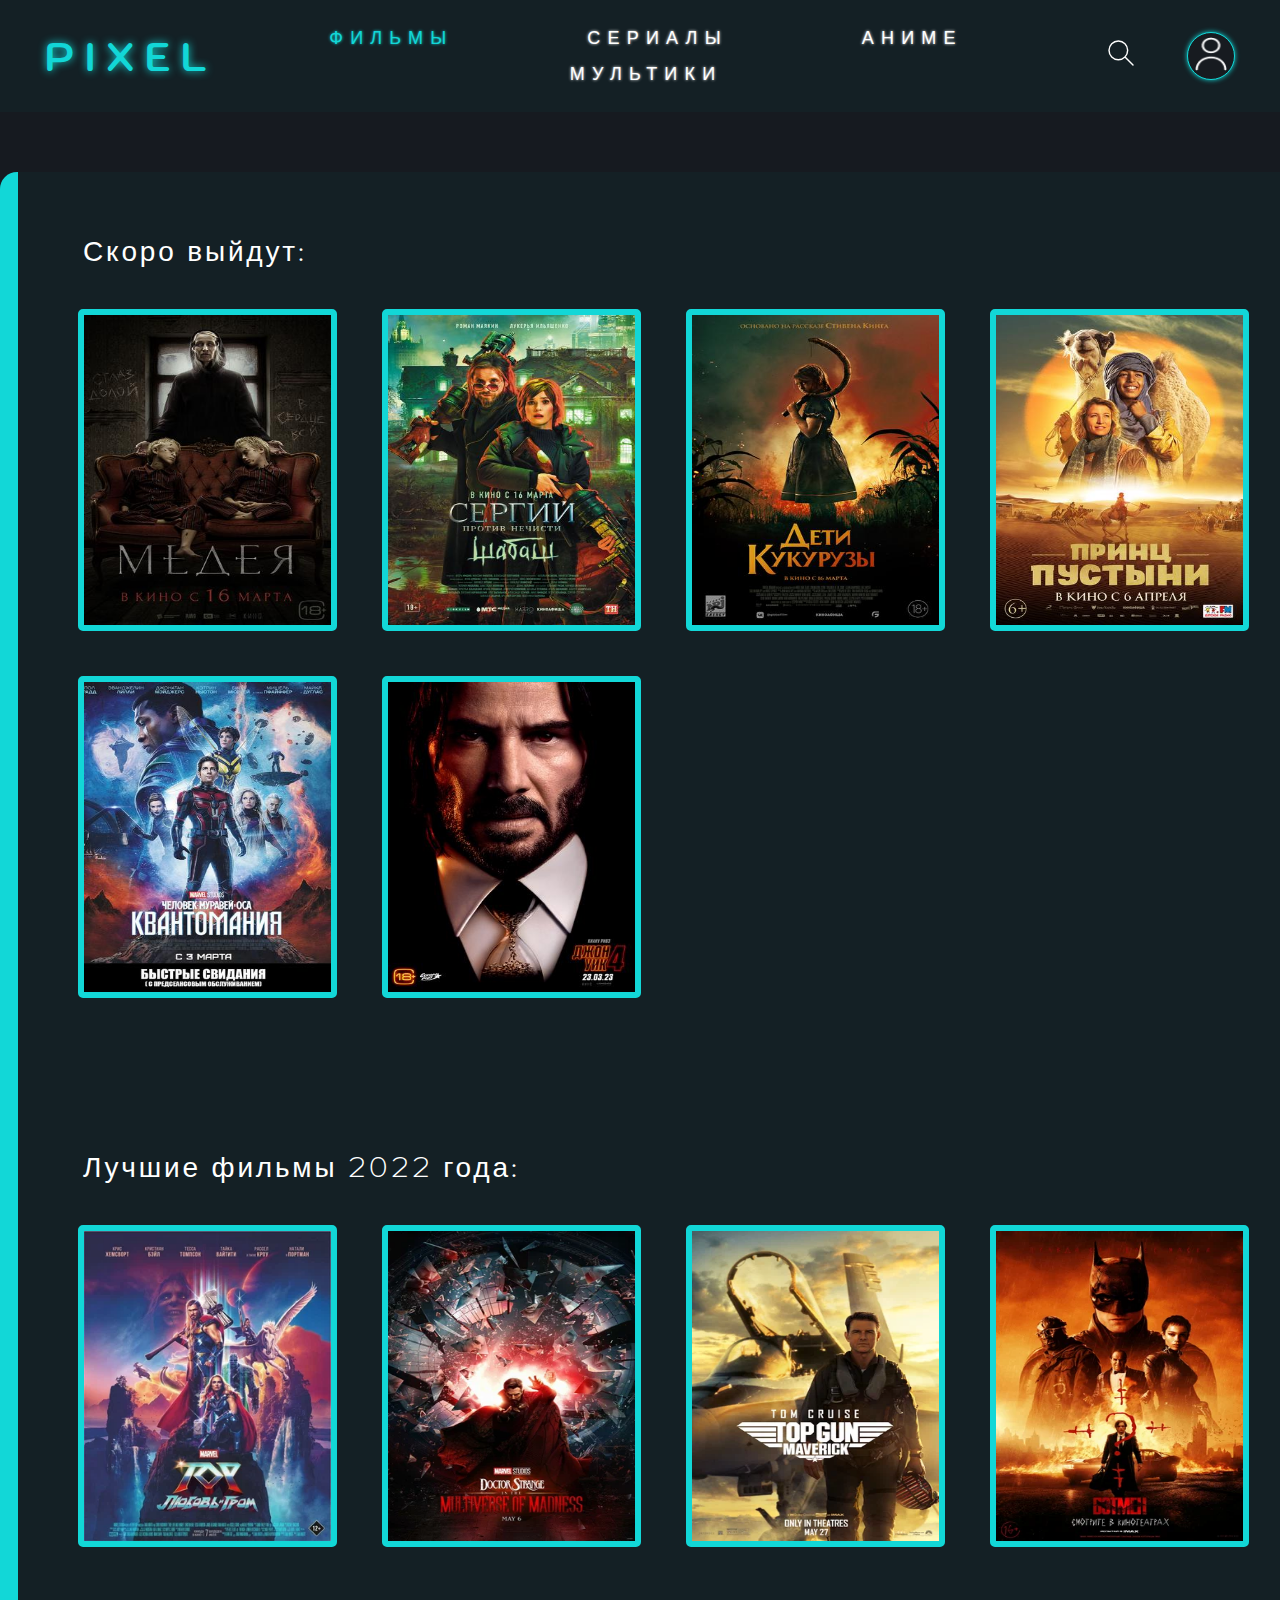
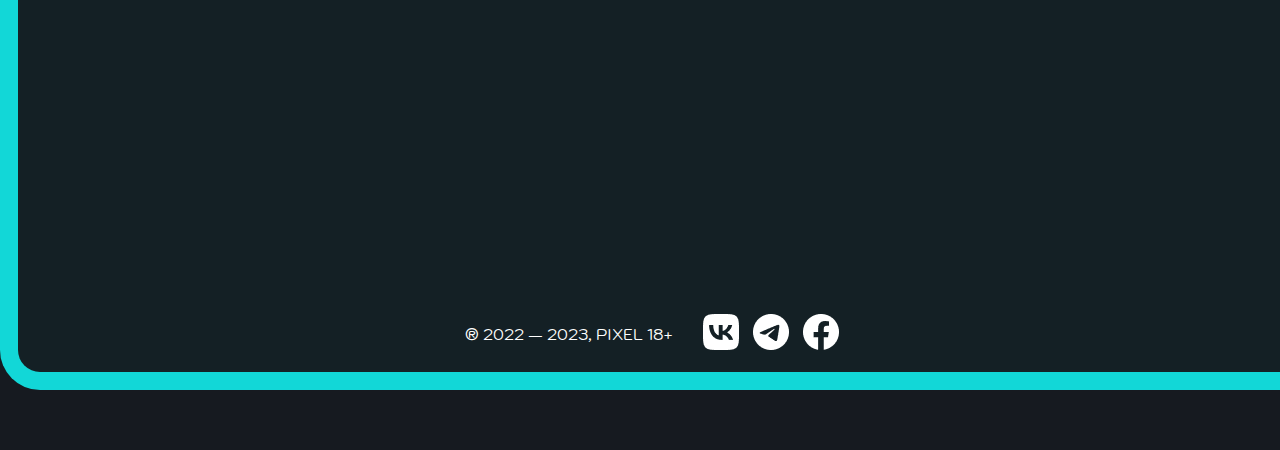
<file: index.html>
<!DOCTYPE html>
<html lang="en">
<head>
    <meta charset="UTF-8">
    <meta http-equiv="X-UA-Compatible" content="IE=edge">
    <meta name="viewport" content="width=device-width, initial-scale=1.0">
    <link rel="stylesheet" href="style.css">
    <title>PIXEL</title>
</head>
<body>
    <header>
        <div class="logo">
            <a href="index.html"><h1 class="logo_h1">pixel</h1></a>
        </div>
        <div class="navigation">
            <nav>
                <a href="index.html" class="film_index">Фильмы</a>
                <a href="TVSeries.html">Сериалы</a>
                <a href="anime.html">Аниме</a>
                <a href="cartoon.html">Мультики</a>
            </nav>
        </div>
        <div class="login_and_search">
            <a href="#"><img src="img/icon/Search_Magnifying_Glass.svg" alt=""></a>
            <div class="login"><a href="login.html"><img src="img/icon/Vector.png" alt=""></a></div>
        </div>
    </header>
    <main>
        <div class="main_content">
            <div class="first-container">
                <h2>Скоро выйдут:</h2>
                <div class="cards">
                    <div class="card"><img src="img/film/1.jpg" alt=""></div>
                    <div class="card"><img src="img/film/2.jpg" alt=""></div>
                    <div class="card"><img src="img/film/3.jpg" alt=""></div>
                    <div class="card"><img src="img/film/4.jpg" alt=""></div>
                    <div class="card"><img src="img/film/5.jpg" alt=""></div>
                    <div class="card"><img src="img/film/6.jpg" alt=""></div>
                </div>
            </div>
            <div class="second-container">
                <h2>Лучшие фильмы 2022 года:</h2>
                <div class="cards">
                    <div class="card"><img src="img/film/1.1.jpg" alt=""></div>
                    <div class="card"><img src="img/film/1.2.jpg" alt=""></div>
                    <div class="card"><img src="img/film/1.3.jpg" alt=""></div>
                    <div class="card"><img src="img/film/1.4.jpg" alt=""></div>
                </div>
            </div>
            <footer class="footer">
                <p>&#174; 2022 — 2023,   PIXEL   18+</p>
                <div class="footer_icon">
                    <a href="#"><img src="img/icon/VK - Dark.png" alt=""></a>
                    <a href="#"><img src="img/icon/Telegram - Dark.png" alt=""></a>
                    <a href="#"><img src="img/icon/Facebook - Dark.png" alt=""></a>
                </div>
            </footer>
        </div>

    </main>
</body>
</html>
</file>
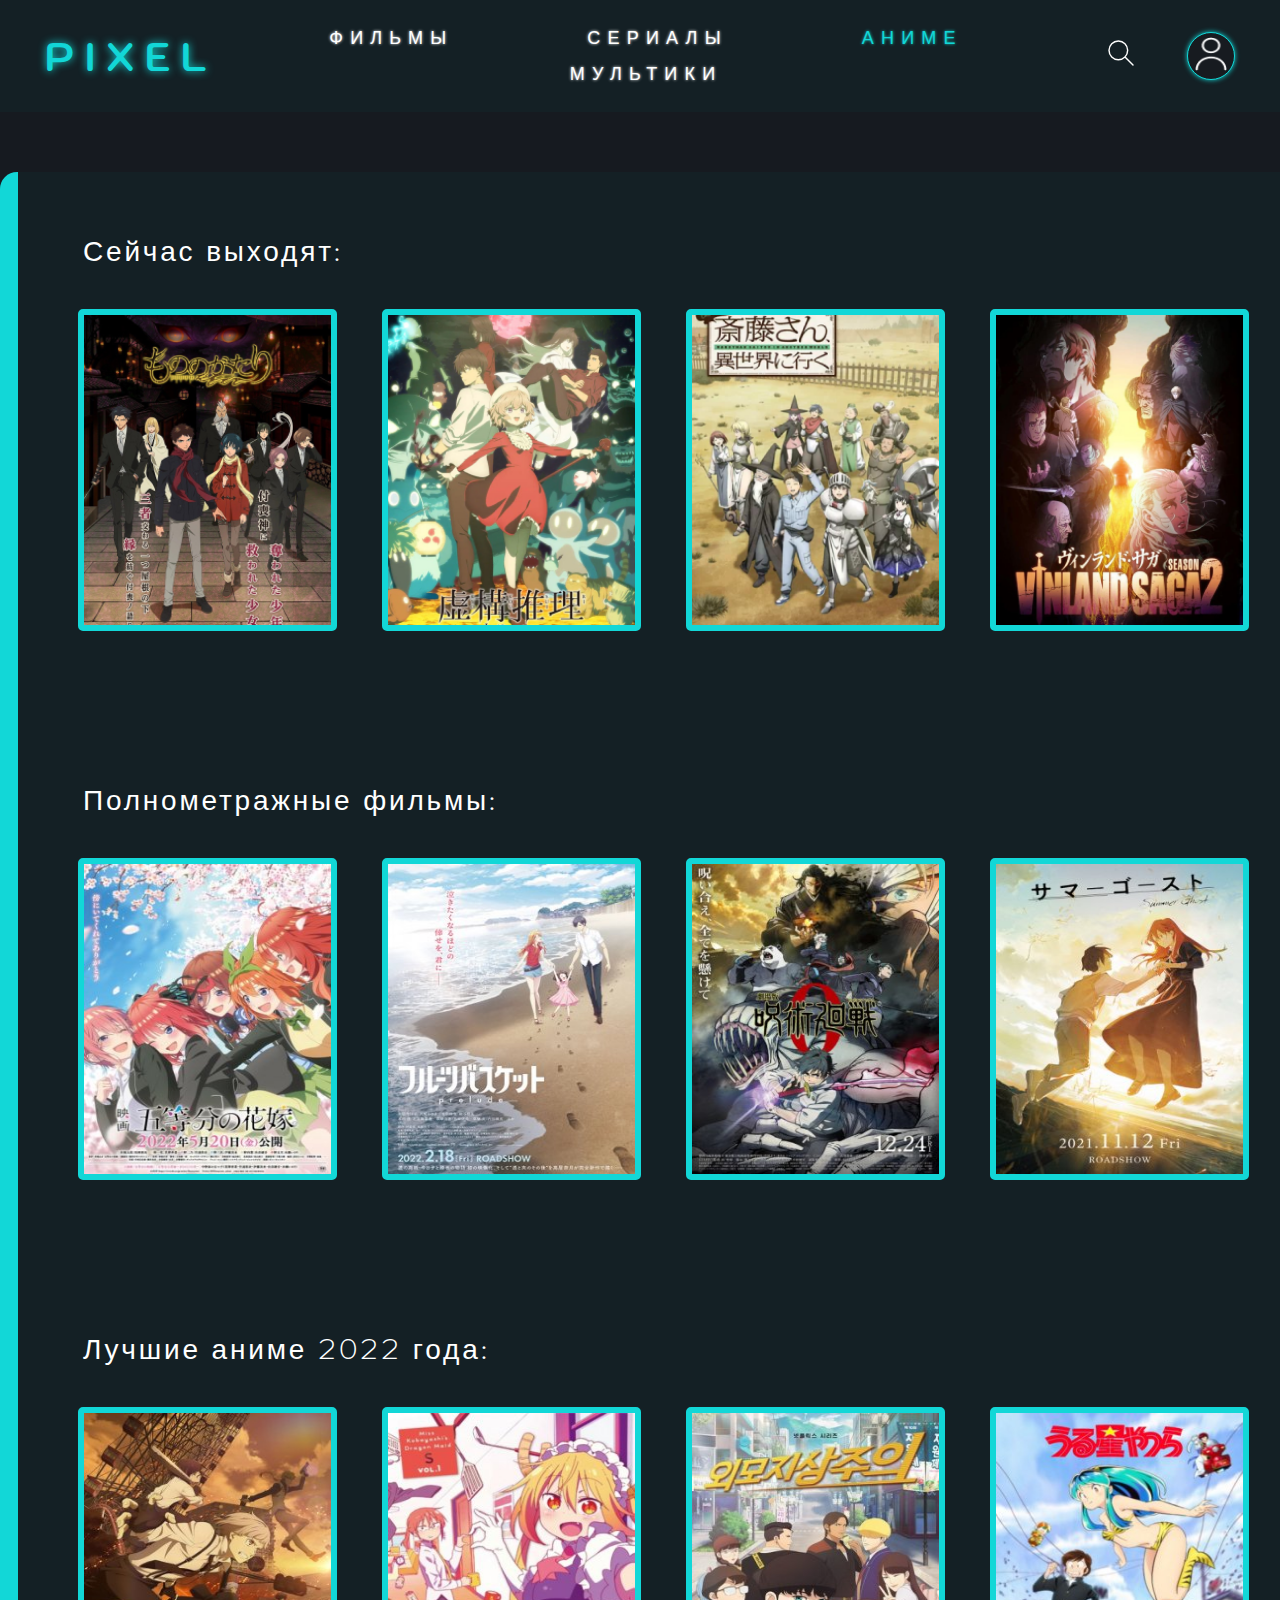
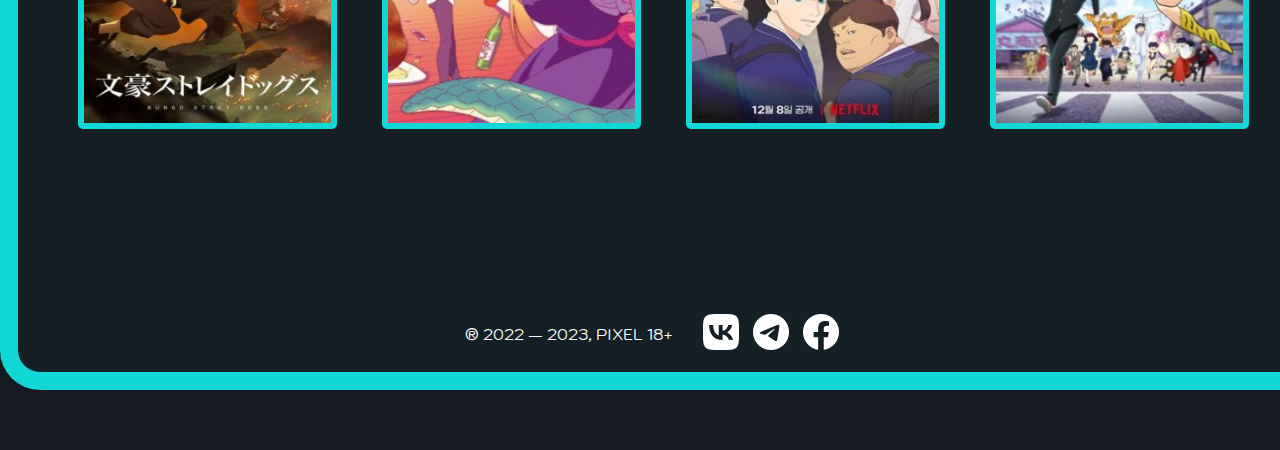
<file: anime.html>
<!DOCTYPE html>
<html lang="en">
<head>
    <meta charset="UTF-8">
    <meta http-equiv="X-UA-Compatible" content="IE=edge">
    <meta name="viewport" content="width=device-width, initial-scale=1.0">
    <link rel="stylesheet" href="style.css">
    <title>PIXEL</title>
</head>
<body>
    <header>
        <div class="logo">
            <a href="index.html"><h1 class="logo_h1">pixel</h1></a>
        </div>
        <div class="navigation">
            <nav>
                <a href="index.html">Фильмы</a>
                <a href="TVSeries.html">Сериалы</a>
                <a href="anime.html" class="anime_index">Аниме</a>
                <a href="cartoon.html">Мультики</a>
            </nav>
        </div>
        <div class="login_and_search">
            <a href="#"><img src="img/icon/Search_Magnifying_Glass.svg" alt=""></a>
            <div class="login"><a href="login.html"><img src="img/icon/Vector.png" alt=""></a></div>
        </div>
    </header>
    <main>
        <div class="main_content other_pages">
            <div class="first-container">
                <h2>Сейчас выходят:</h2>
                <div class="cards">
                    <div class="card"><img src="img/anime/a1 1.png" alt=""></div>
                    <div class="card"><img src="img/anime/a2 1.png" alt=""></div>
                    <div class="card"><img src="img/anime/a3 1.png" alt=""></div>
                    <div class="card"><img src="img/anime/a4 1.png" alt=""></div>
                </div>
            </div>
            <div class="second-container">
                <h2>Полнометражные фильмы:</h2>
                <div class="cards">
                    <div class="card"><img src="img/anime/3.jpg" alt=""></div>
                    <div class="card"><img src="img/anime/6.jpg" alt=""></div>
                    <div class="card"><img src="img/anime/7.jpg" alt=""></div>
                    <div class="card"><img src="img/anime/8.jpg" alt=""></div>
                </div>
            </div>
            <div class="third-container">
                <h2>Лучшие аниме 2022 года:</h2>
                <div class="cards">
                    <div class="card"><img src="img/anime/1.jpg" alt=""></div>
                    <div class="card"><img src="img/anime/2.jpg" alt=""></div>
                    <div class="card"><img src="img/anime/4.jpg" alt=""></div>
                    <div class="card"><img src="img/anime/5.jpg" alt=""></div>
                </div>
            </div>
            <footer class="footer">
                <p>&#174; 2022 — 2023,   PIXEL   18+</p>
                <div class="footer_icon">
                    <a href="#"><img src="img/icon/VK - Dark.png" alt=""></a>
                    <a href="#"><img src="img/icon/Telegram - Dark.png" alt=""></a>
                    <a href="#"><img src="img/icon/Facebook - Dark.png" alt=""></a>
                </div>
            </footer>
        </div>

    </main>
</body>
</html>
</file>
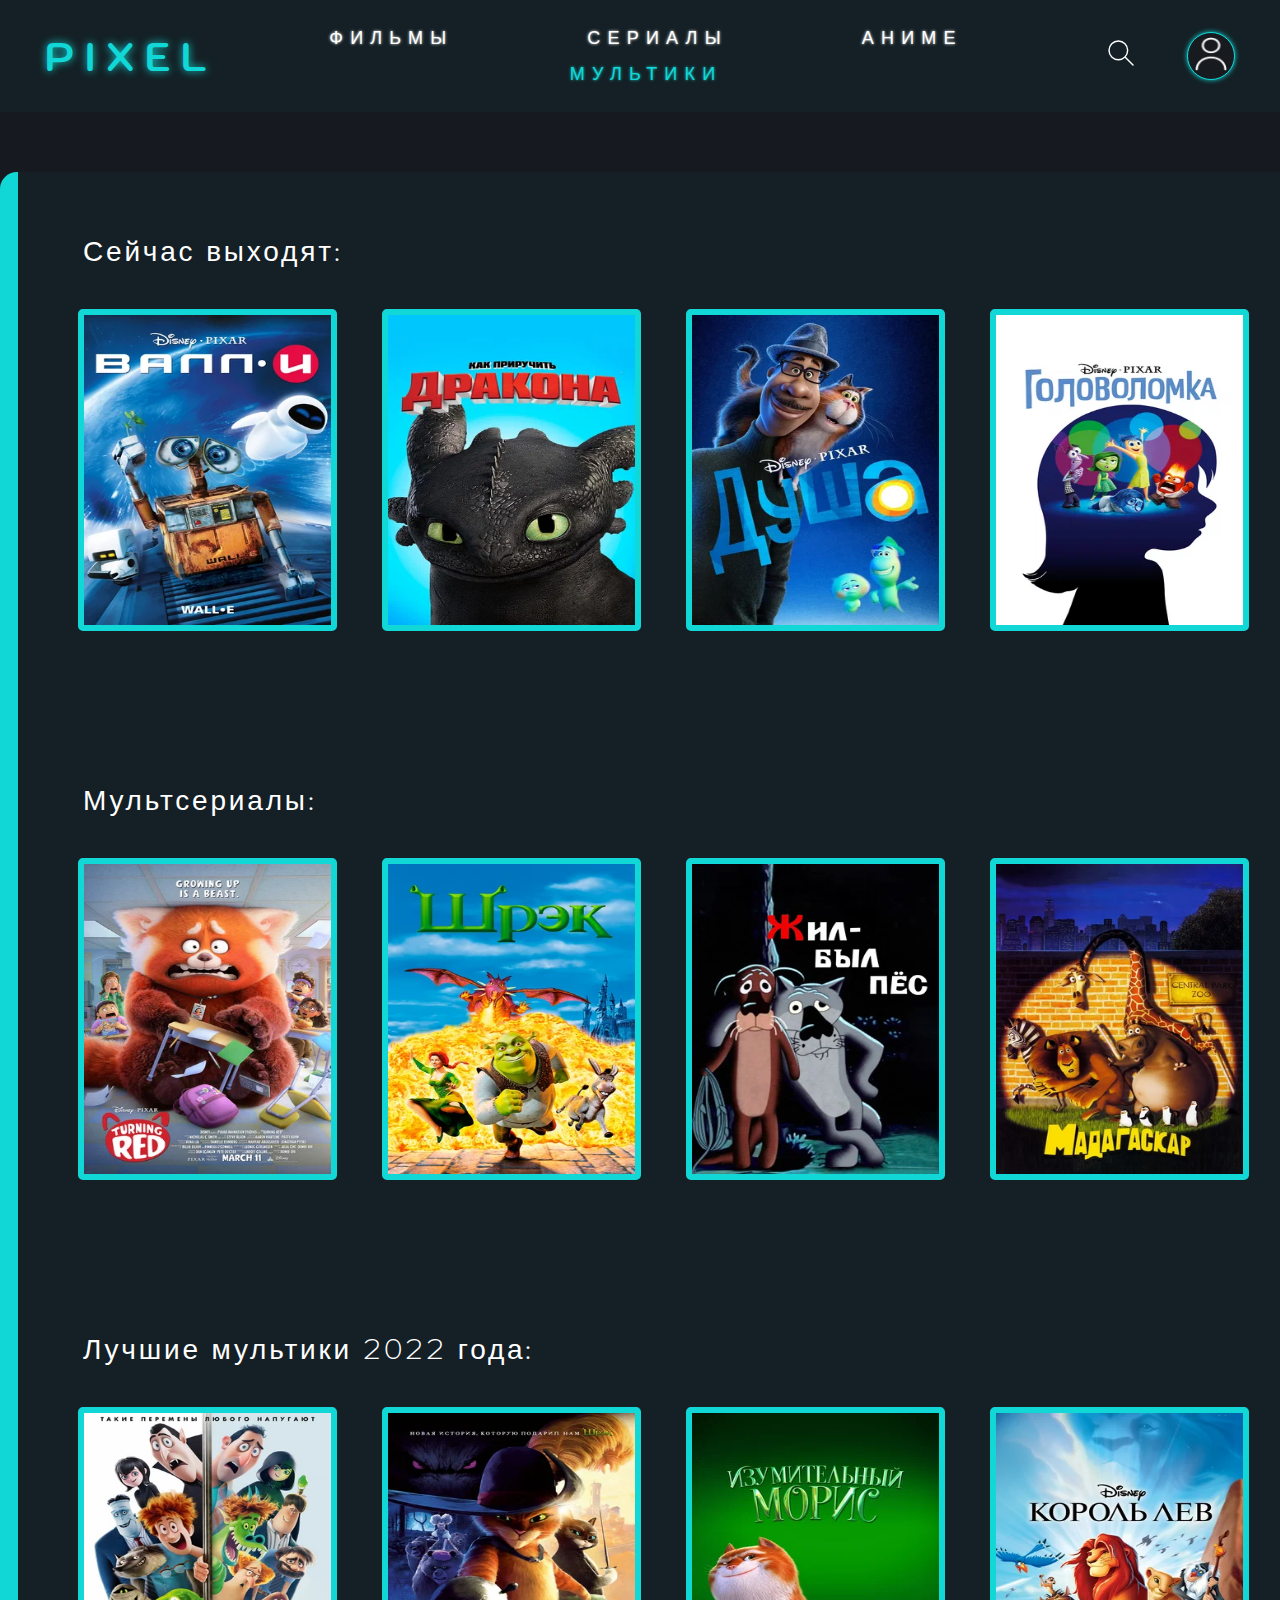
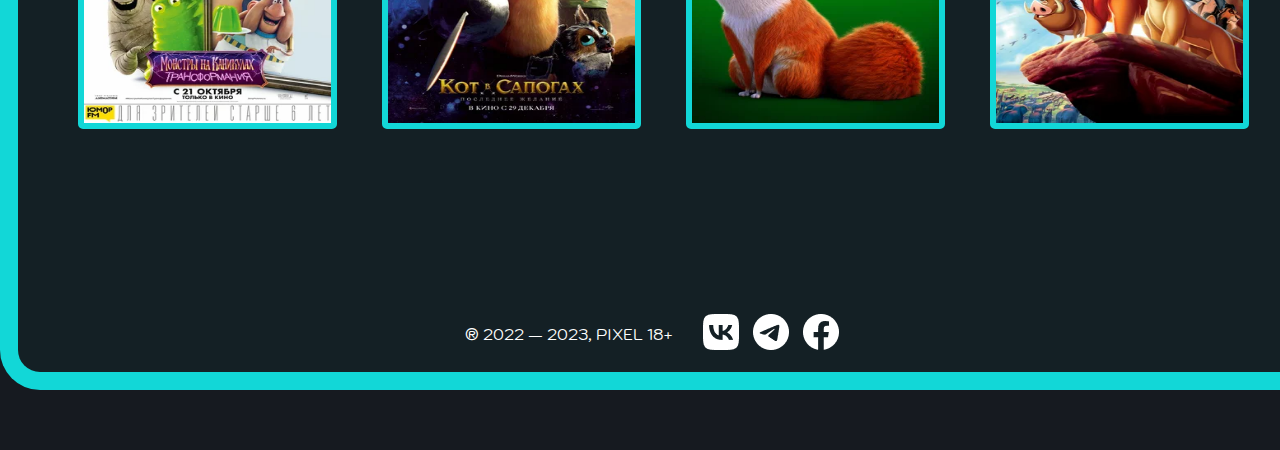
<file: cartoon.html>
<!DOCTYPE html>
<html lang="en">
<head>
    <meta charset="UTF-8">
    <meta http-equiv="X-UA-Compatible" content="IE=edge">
    <meta name="viewport" content="width=device-width, initial-scale=1.0">
    <link rel="stylesheet" href="style.css">
    <title>PIXEL</title>
</head>
<body>
    <header>
        <div class="logo">
            <a href="index.html"><h1 class="logo_h1">pixel</h1></a>
        </div>
        <div class="navigation">
            <nav>
                <a href="index.html">Фильмы</a>
                <a href="TVSeries.html">Сериалы</a>
                <a href="anime.html">Аниме</a>
                <a href="cartoon.html" class="cartoon">Мультики</a>
            </nav>
        </div>
        <div class="login_and_search">
            <a href="#"><img src="img/icon/Search_Magnifying_Glass.svg" alt=""></a>
            <div class="login"><a href="login.html"><img src="img/icon/Vector.png" alt=""></a></div>
        </div>
    </header>
    <main>
        <div class="main_content other_pages">
            <div class="first-container">
                <h2>Сейчас выходят:</h2>
                <div class="cards">
                    <div class="card"><img src="img/cartoon/1.jpg" alt=""></div>
                    <div class="card"><img src="img/cartoon/2.jpg" alt=""></div>
                    <div class="card"><img src="img/cartoon/3.jpg" alt=""></div>
                    <div class="card"><img src="img/cartoon/4.jpg" alt=""></div>
                </div>
            </div>
            <div class="second-container">
                <h2>Мультсериалы:</h2>
                <div class="cards">
                    <div class="card"><img src="img/cartoon/5.jpg" alt=""></div>
                    <div class="card"><img src="img/cartoon/12.jpg" alt=""></div>
                    <div class="card"><img src="img/cartoon/6.jpg" alt=""></div>
                    <div class="card"><img src="img/cartoon/7.jpg" alt=""></div>
                </div>
            </div>
            <div class="third-container">
                <h2>Лучшие мультики 2022 года:</h2>
                <div class="cards">
                    <div class="card"><img src="img/cartoon/8.jpg" alt=""></div>
                    <div class="card"><img src="img/cartoon/9.jpg" alt=""></div>
                    <div class="card"><img src="img/cartoon/10.jpg" alt=""></div>
                    <div class="card"><img src="img/cartoon/11.jpg" alt=""></div>
                </div>
            </div>
            <footer class="footer">
                <p>&#174; 2022 — 2023,   PIXEL   18+</p>
                <div class="footer_icon">
                    <a href="#"><img src="img/icon/VK - Dark.png" alt=""></a>
                    <a href="#"><img src="img/icon/Telegram - Dark.png" alt=""></a>
                    <a href="#"><img src="img/icon/Facebook - Dark.png" alt=""></a>
                </div>
            </footer>
        </div>

    </main>
</body>
</html>
</file>
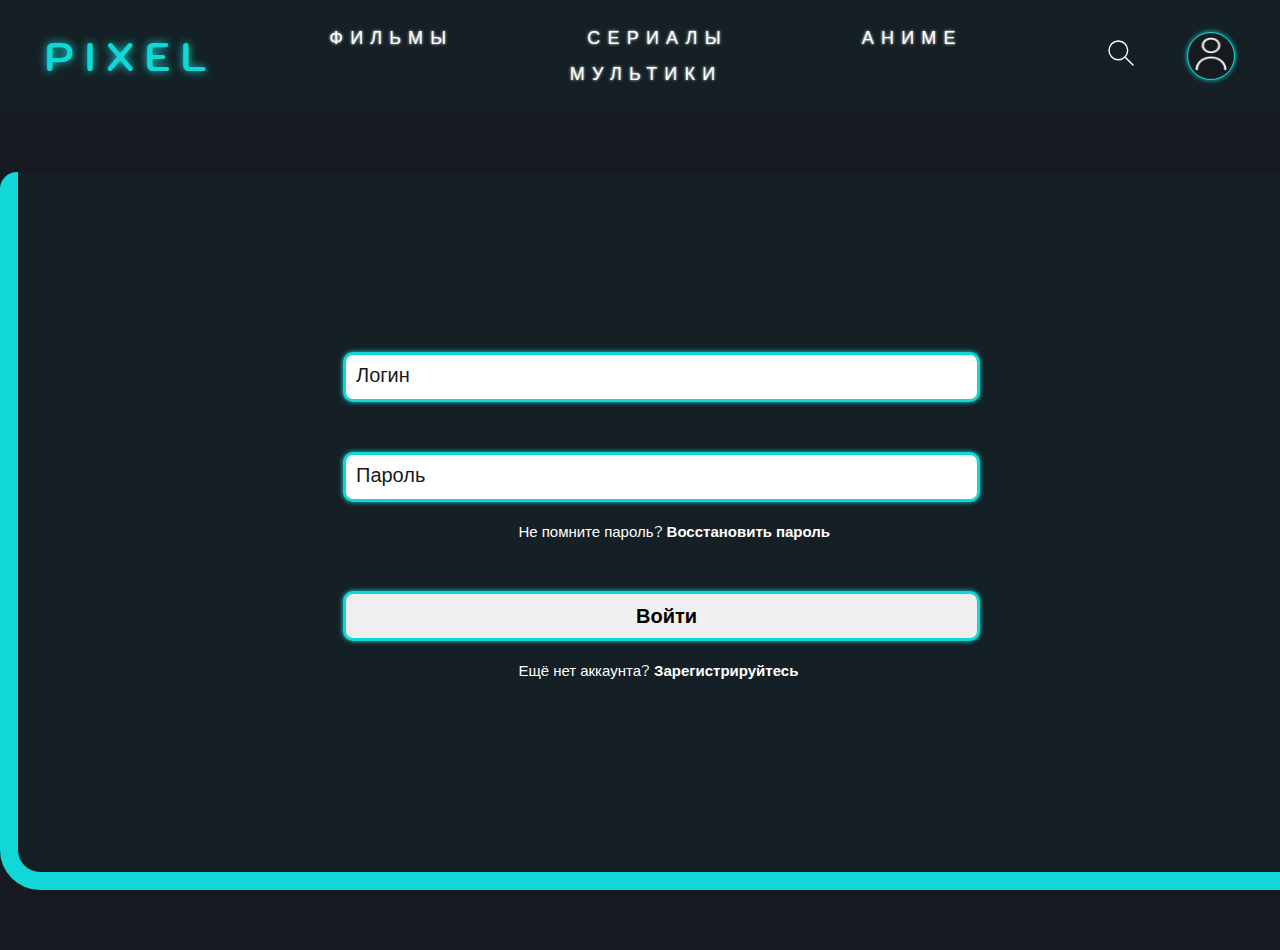
<file: login.html>
<!DOCTYPE html>
<html lang="en">
<head>
    <meta charset="UTF-8">
    <meta http-equiv="X-UA-Compatible" content="IE=edge">
    <meta name="viewport" content="width=device-width, initial-scale=1.0">
    <link rel="stylesheet" href="style.css">
    <title>PIXEl</title>
</head>
<body>
    <header>
        <div class="logo">
            <a href="index.html"><h1 class="logo_h1">pixel</h1></a>
        </div>
        <div class="navigation">
            <nav>
                <a href="index.html">Фильмы</a>
                <a href="TVSeries.html">Сериалы</a>
                <a href="anime.html">Аниме</a>
                <a href="cartoon.html">Мультики</a>
            </nav>
        </div>
        <div class="login_and_search">
            <a href="#"><img src="img/icon/Search_Magnifying_Glass.svg" alt=""></a>
            <div class="login active"><a href="login.html"><img src="img/icon/Vector.png" alt=""></a></div>
        </div>
    </header>
    <main>
        <div class="main_content_login">
            <div class="main_login">
                <form action="" method="post" class="form-main" >
                <input type="text"  id="subject" name="subject" class="search-form" placeholder="Логин">
                <input type="text" id="name-form" class="search-form" placeholder="Пароль">
                <a href="#"><p>Не помните пароль? <span>Восстановить пароль</span></p></a>
                <input type="submit" value="Войти" id="send" name="send">
                <a href="#"><p>Ещё нет аккаунта? <span>Зарегистрируйтесь</span></p></a>
                </form>
            </div>
        </div>

    </main>
</body>
</html>
</file>
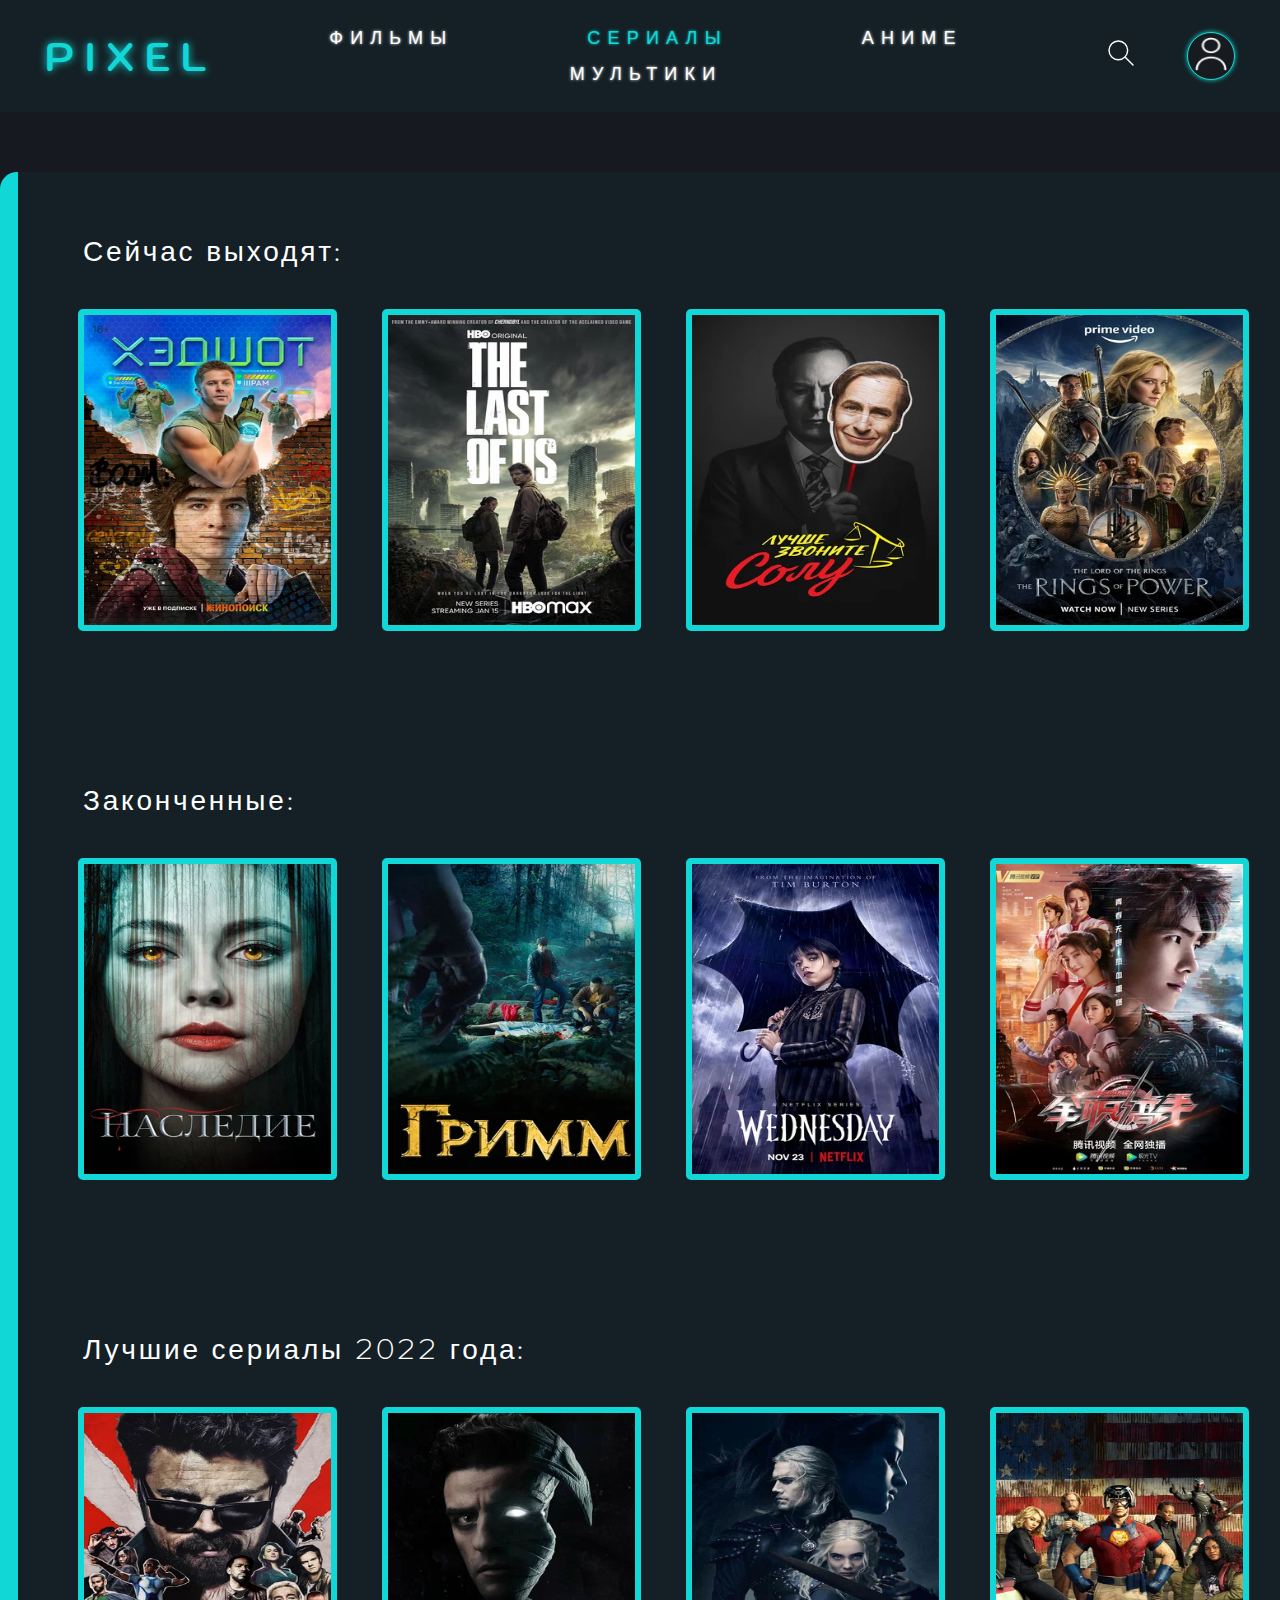
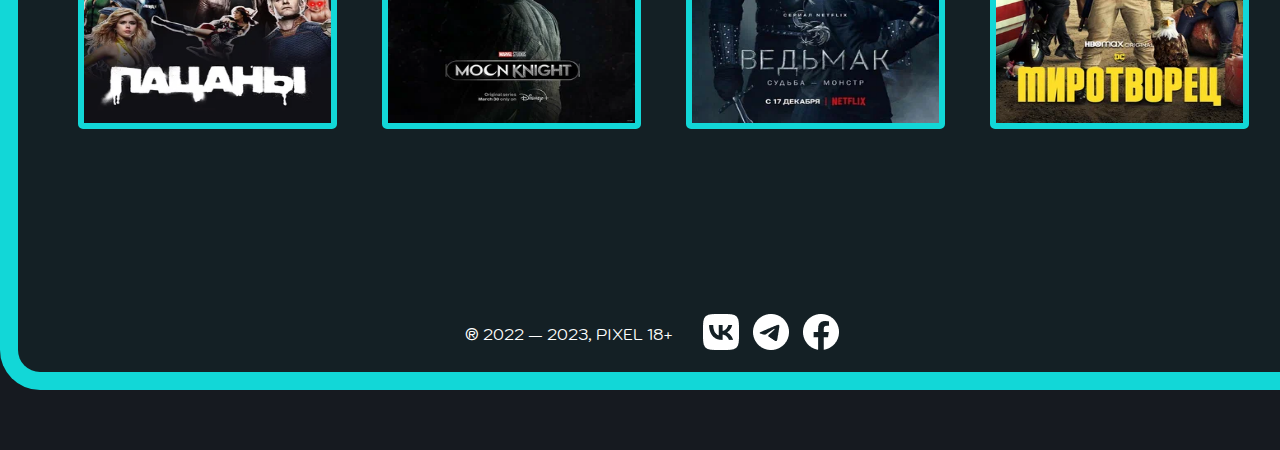
<file: TVSeries.html>
<!DOCTYPE html>
<html lang="en">
<head>
    <meta charset="UTF-8">
    <meta http-equiv="X-UA-Compatible" content="IE=edge">
    <meta name="viewport" content="width=device-width, initial-scale=1.0">
    <link rel="stylesheet" href="style.css">
    <title>TV Series</title>
</head>
<body>
    <header>
        <div class="logo">
            <a href="index.html"><h1 class="logo_h1">pixel</h1></a>
        </div>
        <div class="navigation">
            <nav>
                <a href="index.html">Фильмы</a>
                <a href="TVSeries.html" class="TV_series">Сериалы</a>
                <a href="anime.html">Аниме</a>
                <a href="cartoon.html">Мультики</a>
            </nav>
        </div>
        <div class="login_and_search">
            <a href="#"><img src="img/icon/Search_Magnifying_Glass.svg" alt=""></a>
            <div class="login"><a href="login.html"><img src="img/icon/Vector.png" alt=""></a></div>
        </div>
    </header>
    <main>
        <div class="main_content other_pages">
            <div class="first-container">
                <h2>Сейчас выходят:</h2>
                <div class="cards">
                    <div class="card"><img src="img/TVseries/12.jpg" alt=""></div>
                    <div class="card"><img src="img/TVseries/3.jpg" alt=""></div>
                    <div class="card"><img src="img/TVseries/4.jpg" alt=""></div>
                    <div class="card"><img src="img/TVseries/10.jpg" alt=""></div>
                </div>
            </div>
            <div class="second-container">
                <h2>Законченные:</h2>
                <div class="cards">
                    <div class="card"><img src="img/TVseries/1.jpg" alt=""></div>
                    <div class="card"><img src="img/TVseries/2.jpg" alt=""></div>
                    <div class="card"><img src="img/TVseries/5.jpg" alt=""></div>
                    <div class="card"><img src="img/TVseries/8.jpg" alt=""></div>
                </div>
            </div>
            <div class="third-container">
                <h2>Лучшие сериалы 2022 года:</h2>
                <div class="cards">
                    <div class="card"><img src="img/TVseries/6.jpg" alt=""></div>
                    <div class="card"><img src="img/TVseries/7.jpg" alt=""></div>
                    <div class="card"><img src="img/TVseries/9.jpg" alt=""></div>
                    <div class="card"><img src="img/TVseries/11.jpg" alt=""></div>
                </div>
            </div>
            <footer class="footer">
                <p>&#174; 2022 — 2023,   PIXEL   18+</p>
                <div class="footer_icon">
                    <a href="#"><img src="img/icon/VK - Dark.png" alt=""></a>
                    <a href="#"><img src="img/icon/Telegram - Dark.png" alt=""></a>
                    <a href="#"><img src="img/icon/Facebook - Dark.png" alt=""></a>
                </div>
            </footer>
        </div>

    </main>
</body>
</html>
</file>
<file: style.css>
@import url('https://fonts.googleapis.com/css2?family=Kodchasan:wght@400;700&family=Poppins:wght@300;400;700&display=swap');
*{
    margin: 0;
    padding: 0;
    font-family: 'Kodchasan', sans-serif;
}
body{
    background: #161A20;
}
li {
    list-style: none;
}
a {
    text-decoration: none;
}
header{
    display: flex;
    justify-content: space-between;
    align-items: center;
    background: #142025;
    padding: 20px 45px;
    text-align: center;
}
header .logo{
    text-transform: uppercase;
    letter-spacing: .5em;
    font-size: 20px;
    font-family: 'Kodchasan';
    font-style: normal;
    font-weight: 400;
    margin-right: 50px;
    
}
header .logo h1{
    color: #12D7D7;
    text-shadow: 0 0 8px #12D7D7;
}
.navigation{
    display: flex;
    justify-content: space-between;
    margin-left: 20px;
}
.navigation a{
    margin-right: 90px;
    margin-left: 40px;
    color: white;
    letter-spacing: .4em;
    text-transform: uppercase;
    font-size: 18px;
    line-height: 2;
    text-shadow: 0 0 3px #ffffff;
}
.navigation a:hover{
    transition: .5s;
    color: #12D7D7;
    text-shadow: 0 0 5px #12D7D7;
}
.login_and_search{
    display: flex;
}
.login_and_search a{
    margin-left: 50px;
}

.login_and_search img{
    width: 32px;
    height: 34px;
    padding-top: 4px;
}
.login_and_search a:last-child{
    background: #171B20;
    border-radius: 50%;
    display: block;
    height: 46px;
    width: 46px;
    box-shadow: 0 0 5px #12D7D7;
    border: 1px solid #12D7D7;
}
main{
    padding-top: 60px;
    padding-bottom: 60px;
}
.main_content{
    margin: auto;
    width: 1300px;
    background: #142025;
    height: 1800px;
    border-left: 18px solid #12D7D7;
    border-right: 18px solid #12D7D7;
    border-bottom: 18px solid #12D7D7;
    border-radius: 17px 17px 40px 40px;
    color: white;
    position: relative;
}
.main_content h2{
    font-size: 28px;
    margin-left: 5px;
    letter-spacing: .1em;
    font-weight: 200;
    margin-bottom: 40px;
}
.first-container{
    padding-top: 60px;
    padding-left: 60px;
    padding-right: 60px;
}
.cards{
    margin-top: 30px;
    display: flex;
    gap: 45px;
    flex-wrap: wrap;
}
.card{
    width: 247px;
    height: 310px;
    border: 6px solid #12D7D7;
    border-radius: 5px 5px 5px 5px;
    
    overflow: hidden;
}
.card:hover{
    box-shadow: 0 0 8px #13c2c2;
}
.card img{
    width: 247px;
    height: 310px;
}
.card img:hover{
    transition: .6s ease;
    opacity: 0.8;
    transform: scale(1.1);
}
.second-container{
    padding-top: 60px;
    padding-left: 60px;
    padding-right: 60px;
    margin-top: 90px;
}


.footer{
    margin-top: 20px;
    padding: 0 24px 8px 24px;
    display: flex;
    align-items: center;
    position: absolute;
    bottom: 10px;
    right: 35%;
}
.footer p {
    margin-right: 20px;
}
.footer img{
    margin-left: 10px;
}
.footer img:hover{
    opacity: 0.7;
}

.film_index:first-child{
    color: #12D7D7;
    text-shadow: 0 0 3px #12D7D7;
}
.anime_index:nth-child(3) {
    color: #12D7D7;
    text-shadow: 0 0 3px #12D7D7;
}
.TV_series:nth-child(2){
    color: #12D7D7;
    text-shadow: 0 0 3px #12D7D7;
}
.cartoon:nth-child(4){
    color: #12D7D7;
    text-shadow: 0 0 3px #12D7D7;
}

.third-container{
    padding-top: 60px;
    padding-left: 60px;
    padding-right: 60px;
    margin-top: 90px;
}

.main_content_login{
    margin: auto;
    width: 1300px;
    background: #142025;
    height: 700px;
    border-left: 18px solid #12D7D7;
    border-right: 18px solid #12D7D7;
    border-bottom: 18px solid #12D7D7;
    border-radius: 17px 17px 40px 40px;
    color: white;
}
.active a{
    box-shadow: 0 0 50px #12D7D7;
}

.main_login{
    padding-top: 10%;
    padding-left: 25%;
}
.main_login input{
    width: 637px;
    height: 50px;
    margin-top: 50px;
    display: inline-flex;
    flex-wrap: wrap;
    justify-content: center;
    align-items: center;
    outline: none;
    border-radius: 10px;
    border: 3px solid #12D7D7;
    box-shadow: 0 0 5px #12D7D7;
    box-sizing: border-box;
    padding-left: 10px;
}
.main_login input::placeholder{
    font-size: 20px;
    color: #161A20;
    padding-top: 5px;
    padding-bottom: 5px;
}
input[type=submit]{
    font-size: 20px;
    margin-top: 50px;
    font-weight: 600;
}
input[type=submit]:hover{
    box-shadow: 0 0 15px #12D7D7;
}
.main_login input:focus{
    box-shadow: 0 0 15px #12D7D7;
    font-size: 20px;
}
.main_login p{
    color: white;
    font-size: 15px;
    padding-left: 18%;
    padding-top: 20px;
}
.main_login a:hover{
    text-shadow: 0 0 2px #ffffff;
}
.main_login span{
    font-weight: bold;
}



@media screen and (max-width: 500px) {
    header{
        padding: 20px 10px;
    }
    header .logo{
        letter-spacing: .3em;
        font-size: 20px;
        font-family: 'Kodchasan';
        font-style: normal;
        font-weight: 400;
        margin-right: 30px;
        
    }
    .logo_h1{
        font-size: 25px;
    }
    .navigation{
        font-size: 10px;
        margin-left: -10px;
        width: 25%;
    }
    .navigation a{
        margin-right: 0px;
        margin-left: 0px;
        margin-right: 10px;
        letter-spacing: .3em;
        font-size: 12px;
        line-height: 2;
    }
    .login_and_search a{
        margin-left: 15px;
    }

    .cards{
        flex-direction: column;
        gap: 25px;
    }
    .login_and_search img{
        width: 24px;
        height: 24px;
        padding-top: 4px;
    }
    .login_and_search a:last-child{
        height: 34px;
        width: 33px;
    }
    main{
        padding-top: 20px;
        padding-bottom: 30px;
    }
    .other_pages{
        height: 4700px !important;
    }
    .main_content{
        width: 350px;
        height: 3900px;
        border-left: 10px solid #12D7D7;
        border-right: 10px solid #12D7D7;
        border-bottom: 10px solid #12D7D7;
    }
    .first-container{
        padding-top: 60px;
        padding-left: 50px;
        padding-right: 40px;
    }
    .second-container{
        padding-top: 30px;
        padding-left: 50px;
        padding-right: 40px;
        margin-top: 60px;
    }
    .third-container{
        padding-top: 30px;
        padding-left: 50px;
        padding-right: 40px;
        margin-top: 60px;
    }
    .main_content h2{
        font-size: 18px;
        margin-left: 5px;
        letter-spacing: .1em;
        font-weight: 200;
        margin-bottom: 20px;
    }
    
    .footer{
        margin-top: 10px;
        padding: 0 20px 8px 60px;
        display: inline-flex;
        align-items: center;
        position: absolute;
        bottom: 10px;
        right: 10%;
    }
    .footer a{
        display: inline-block;
    }
    .footer p {
        margin-right: 10px;
        font-size: 13px;
        width: 150px;
    }
    .footer_icon{
        width: 88px;
        padding-bottom: 10px;
    }
    .footer img{
        margin-left: 0px;
        width: 26px;
        height: 26px;
    }

    .main_content_login{
        width: 450px;
        height: 500px;
        border-left: 9px solid #12D7D7;
        border-right: 9px solid #12D7D7;
        border-bottom: 9px solid #12D7D7;
        margin-top: 50px;
    }
    .main_login{
        padding-top: 10%;
        padding-left: 5%;
    }
    .main_login input{
        width: 400px;
        height: 30px;
        margin-top: 50px;
        padding-left: 10px;
    }
    .main_login input::placeholder{
        font-size: 16px;
    }
    input[type=submit]{
        font-size: 17px;
        margin-top: 50px;
        font-weight: 600;
    }
    .main_login input:focus{
        font-size: 15px;
    }
    .main_login p{
        font-size: 15px;
        padding-left: 13%;
        padding-top: 20px;
    }
}


@media screen and (max-width: 400px) {
    header{
        padding: 20px 10px;
    }
    header .logo{
        letter-spacing: .3em;
        font-size: 20px;
        font-weight: 400;
        margin-right: 30px;
        
    }
    .logo_h1{
        font-size: 25px;
    }
    .navigation{
        font-size: 10px;
        margin-left: -18px;
    }
    .navigation a{
        margin-right: 0px;
        margin-left: 0px;
        margin-right: 15px;
        letter-spacing: .3em;
        font-size: 10px;
        line-height: 2;
    }
    .login_and_search a{
        margin-left: 15px;
    }

    .cards{
        flex-direction: column;
        gap: 25px;
    }
    .login_and_search img{
        width: 24px;
        height: 24px;
        padding-top: 4px;
    }
    .login_and_search a:last-child{
        height: 34px;
        width: 33px;
    }
    main{
        padding-top: 20px;
        padding-bottom: 30px;
    }
    .main_content{
        width: 344px;
        height: 3900px;
        border-left: 8px solid #12D7D7;
        border-right: 8px solid #12D7D7;
        border-bottom: 8px solid #12D7D7;
    }
    .first-container{
        padding-top: 60px;
        padding-left: 45px;
        padding-right: 40px;
    }
    .second-container{
        padding-top: 30px;
        padding-left: 45px;
        padding-right: 40px;
        margin-top: 60px;
    }
    .third-container{
        padding-top: 30px;
        padding-left: 45px;
        padding-right: 40px;
        margin-top: 60px;
    }
    
    .footer{
        margin-top: 10px;
        padding: 0 20px 8px 60px;
        display: inline-flex;
        align-items: center;
        position: absolute;
        bottom: 10px;
        right: 10%;
    }
    .footer a{
        display: inline-block;
    }
    .footer p {
        margin-right: 10px;
        font-size: 13px;
        width: 150px;
    }
    .footer_icon{
        width: 88px;
        padding-bottom: 10px;
    }
    .footer img{
        margin-left: 0px;
        width: 26px;
        height: 26px;
    }

    .main_content_login{
        width: 344px;
        height: 470px;
        border-left: 7px solid #12D7D7;
        border-right: 7px solid #12D7D7;
        border-bottom: 7px solid #12D7D7;
        margin-top: 30px;
    }
    .main_login{
        padding-top: 10%;
        padding-left: 5%;
    }
    .main_login input{
        width: 300px;
        height: 30px;
        margin-top: 40px;
        padding-left: 10px;
    }
    .main_login input::placeholder{
        font-size: 14px;
    }
    input[type=submit]{
        font-size: 15px;
        margin-top: 50px;
        font-weight: 600;
    }
    .main_login input:focus{
        font-size: 15px;
    }
    .main_login p{
        font-size: 13px;
        padding-left: 5%;
        padding-top: 20px;
    }
}
</file>
